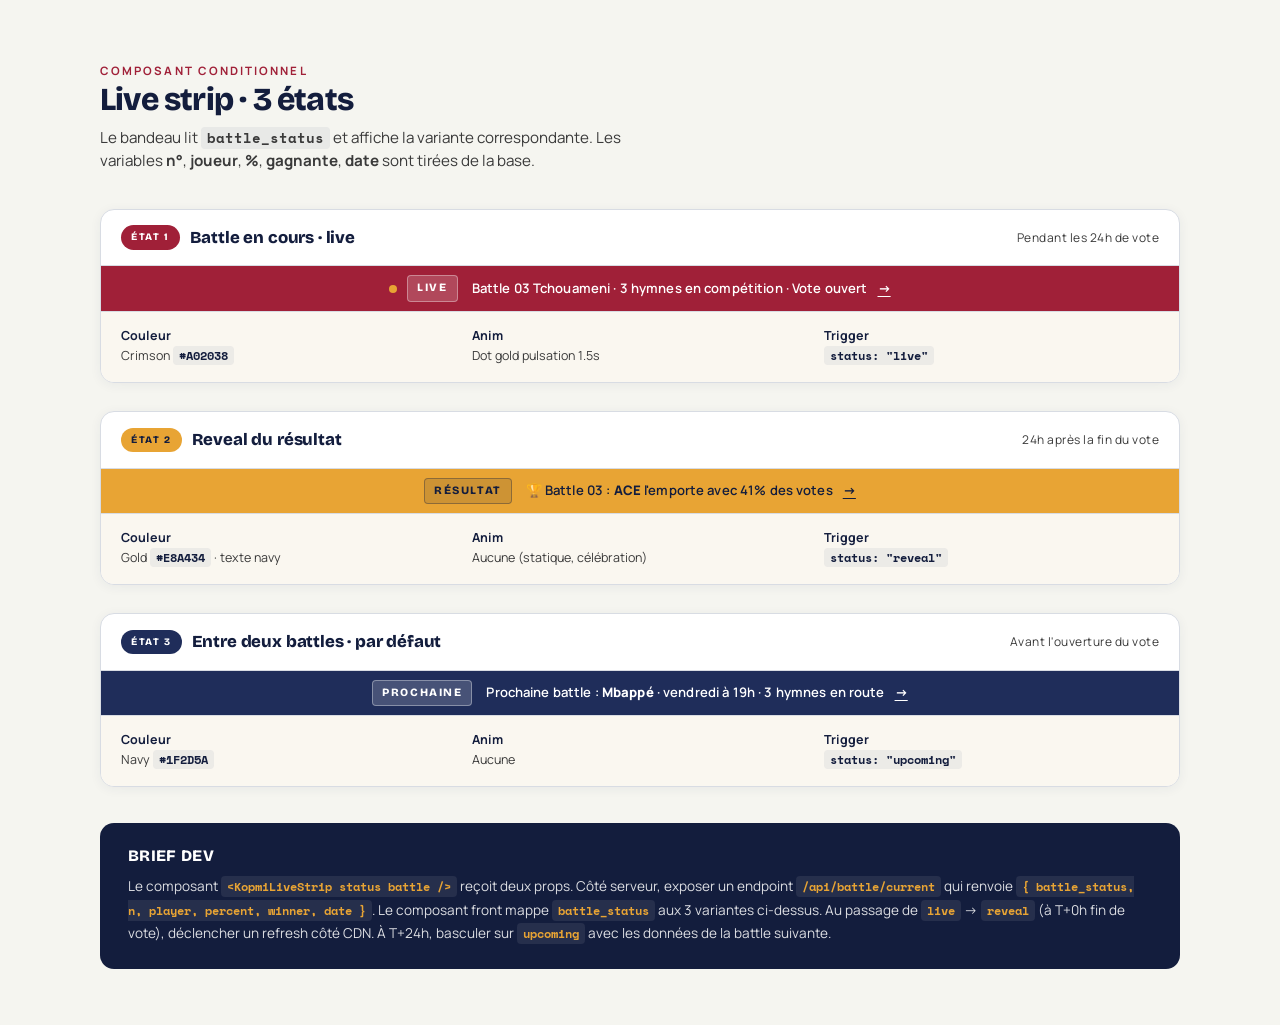
<file: project/live-strip-states.html>
<!doctype html>
<html lang="fr">
<head>
<meta charset="utf-8" />
<meta name="viewport" content="width=device-width,initial-scale=1" />
<title>KOPMI · Live strip · 3 états</title>
<link rel="icon" href="assets/logo/logo_kopmi.svg" />
<link rel="stylesheet" href="site.css" />
<style>
  body { background: var(--kopmi-off-white); padding: 56px 32px; }
  .frame { max-width: 1080px; margin: 0 auto; }
  .frame__head { margin-bottom: 36px; }
  .frame__head h1 {
    font-family: var(--font-display); font-weight: 800;
    font-size: 2rem; letter-spacing: -0.025em;
    color: var(--kopmi-navy-deep); margin: 0 0 8px;
  }
  .frame__head p { margin: 0; color: var(--kopmi-graphite); font-size: 0.95rem; max-width: 60ch; line-height: 1.55; }
  .frame__list { display: flex; flex-direction: column; gap: 28px; }
  .state {
    background: #fff;
    border: 1px solid var(--border-soft);
    border-radius: var(--radius-md);
    overflow: hidden;
    box-shadow: var(--shadow-sm);
  }
  .state__head {
    padding: 14px 20px 14px;
    display: flex; justify-content: space-between; align-items: center;
    border-bottom: 1px solid var(--border-soft);
    gap: 16px;
    flex-wrap: wrap;
  }
  .state__name {
    font-family: var(--font-display); font-weight: 800;
    font-size: 1.05rem; letter-spacing: -0.01em;
    color: var(--kopmi-navy-deep);
    display: flex; align-items: center; gap: 10px;
  }
  .state__pill {
    font-size: 0.62rem; font-weight: 800; letter-spacing: 0.16em;
    text-transform: uppercase; padding: 4px 10px; border-radius: 999px;
    color: #fff;
  }
  .state__pill--live { background: var(--kopmi-crimson); }
  .state__pill--reveal { background: var(--kopmi-gold); color: var(--kopmi-navy-deep); }
  .state__pill--upcoming { background: var(--kopmi-navy); }
  .state__meta { font-size: 0.75rem; color: var(--kopmi-graphite); letter-spacing: 0.04em; }
  .state__strip { /* the strip itself spans full width */ }
  .state__notes {
    padding: 14px 20px 16px;
    font-size: 0.78rem;
    color: var(--kopmi-graphite);
    line-height: 1.6;
    background: var(--kopmi-cream);
    border-top: 1px solid var(--border-soft);
    display: grid; grid-template-columns: 1fr 1fr 1fr; gap: 16px;
  }
  .state__notes b { color: var(--kopmi-navy-deep); font-weight: 700; }
  .state__notes code {
    background: rgba(31,45,90,0.06);
    padding: 1px 6px; border-radius: 4px;
    font-family: var(--font-ace);
    font-size: 0.72rem;
    color: var(--kopmi-navy-deep);
  }
  .tech {
    margin-top: 36px;
    padding: 24px 28px;
    background: var(--kopmi-navy-deep);
    color: rgba(255,255,255,0.85);
    border-radius: var(--radius-md);
    font-size: 0.85rem;
    line-height: 1.7;
  }
  .tech h3 {
    font-family: var(--font-display); font-weight: 800;
    color: #fff; margin: 0 0 10px; font-size: 1rem; letter-spacing: 0.02em;
    text-transform: uppercase;
  }
  .tech code {
    background: rgba(255,255,255,0.08);
    padding: 1px 6px; border-radius: 4px;
    font-family: var(--font-ace);
    font-size: 0.78rem;
    color: var(--kopmi-gold);
  }
</style>
</head>
<body>

<div class="frame" data-screen-label="Live strip · 3 états">
  <div class="frame__head">
    <span class="eyebrow">Composant conditionnel</span>
    <h1>Live strip · 3 états</h1>
    <p>Le bandeau lit <code style="font-family:var(--font-ace);font-size:0.85rem;background:rgba(31,45,90,0.06);padding:1px 6px;border-radius:4px">battle_status</code> et affiche la variante correspondante. Les variables <b>n°</b>, <b>joueur</b>, <b>%</b>, <b>gagnante</b>, <b>date</b> sont tirées de la base.</p>
  </div>

  <div class="frame__list">

    <!-- ÉTAT 1 — LIVE -->
    <article class="state">
      <header class="state__head">
        <div class="state__name"><span class="state__pill state__pill--live">État 1</span> Battle en cours · live</div>
        <div class="state__meta">Pendant les 24h de vote</div>
      </header>
      <div class="state__strip">
        <div class="live-strip live-strip--live">
          <a href="#">
            <span class="live-strip__dot"></span>
            <span class="live-strip__chip">LIVE</span>
            <span>Battle 03 Tchouameni · 3 hymnes en compétition · Vote ouvert</span>
            <span class="live-strip__cta">→</span>
          </a>
        </div>
      </div>
      <div class="state__notes">
        <div><b>Couleur</b><br/>Crimson <code>#A02038</code></div>
        <div><b>Anim</b><br/>Dot gold pulsation 1.5s</div>
        <div><b>Trigger</b><br/><code>status: "live"</code></div>
      </div>
    </article>

    <!-- ÉTAT 2 — REVEAL -->
    <article class="state">
      <header class="state__head">
        <div class="state__name"><span class="state__pill state__pill--reveal">État 2</span> Reveal du résultat</div>
        <div class="state__meta">24h après la fin du vote</div>
      </header>
      <div class="state__strip">
        <div class="live-strip live-strip--reveal">
          <a href="#">
            <span class="live-strip__chip">RÉSULTAT</span>
            <span>🏆 Battle 03 : <strong>ACE</strong> l'emporte avec 41% des votes</span>
            <span class="live-strip__cta">→</span>
          </a>
        </div>
      </div>
      <div class="state__notes">
        <div><b>Couleur</b><br/>Gold <code>#E8A434</code> · texte navy</div>
        <div><b>Anim</b><br/>Aucune (statique, célébration)</div>
        <div><b>Trigger</b><br/><code>status: "reveal"</code></div>
      </div>
    </article>

    <!-- ÉTAT 3 — UPCOMING -->
    <article class="state">
      <header class="state__head">
        <div class="state__name"><span class="state__pill state__pill--upcoming">État 3</span> Entre deux battles · par défaut</div>
        <div class="state__meta">Avant l'ouverture du vote</div>
      </header>
      <div class="state__strip">
        <div class="live-strip live-strip--upcoming">
          <a href="#">
            <span class="live-strip__chip">PROCHAINE</span>
            <span>Prochaine battle : <strong>Mbappé</strong> · vendredi à 19h · 3 hymnes en route</span>
            <span class="live-strip__cta">→</span>
          </a>
        </div>
      </div>
      <div class="state__notes">
        <div><b>Couleur</b><br/>Navy <code>#1F2D5A</code></div>
        <div><b>Anim</b><br/>Aucune</div>
        <div><b>Trigger</b><br/><code>status: "upcoming"</code></div>
      </div>
    </article>

  </div>

  <div class="tech">
    <h3>Brief dev</h3>
    Le composant <code>&lt;KopmiLiveStrip status battle /&gt;</code> reçoit deux props.
    Côté serveur, exposer un endpoint <code>/api/battle/current</code> qui renvoie
    <code>{ battle_status, n, player, percent, winner, date }</code>.
    Le composant front mappe <code>battle_status</code> aux 3 variantes ci-dessus.
    Au passage de <code>live</code> → <code>reveal</code> (à T+0h fin de vote),
    déclencher un refresh côté CDN. À T+24h, basculer sur <code>upcoming</code>
    avec les données de la battle suivante.
  </div>

</div>

</body>
</html>
</file>
<file: project/site.css>
/* KOPMI homepage — kopmi.fr */
@import url('design-system/colors_and_type.css');

* { box-sizing: border-box; }
html, body { margin: 0; padding: 0; }
body {
  font-family: var(--font-body);
  color: var(--fg-strong);
  background: var(--blanc);
  -webkit-font-smoothing: antialiased;
}

img { display: block; max-width: 100%; }
button { font-family: inherit; }

/* ========= LIVE STRIP ========= */
.live-strip {
  color: #fff;
  padding: 9px 24px;
  text-align: center;
  font-size: 0.82rem;
  font-weight: 600;
  letter-spacing: 0.01em;
  display: flex;
  align-items: center;
  justify-content: center;
  gap: 10px;
}
.live-strip--live { background: var(--kopmi-crimson); color: #fff; }
.live-strip--reveal { background: var(--kopmi-gold); color: var(--kopmi-navy-deep); }
.live-strip--upcoming { background: var(--kopmi-navy); color: #fff; }

.live-strip__dot {
  width: 8px; height: 8px; border-radius: 50%;
  background: var(--kopmi-gold);
  animation: pulse 1.5s infinite;
  flex: 0 0 auto;
}
.live-strip__chip {
  font-family: var(--font-display);
  font-weight: 800;
  letter-spacing: 0.14em;
  background: rgba(255,255,255,0.18);
  border: 1px solid rgba(255,255,255,0.35);
  padding: 3px 9px;
  border-radius: 4px;
  font-size: 0.7rem;
  margin-right: 4px;
  text-transform: uppercase;
}
.live-strip--reveal .live-strip__chip {
  background: rgba(19,29,61,0.12);
  border-color: rgba(19,29,61,0.35);
  color: var(--kopmi-navy-deep);
}
.live-strip a {
  color: inherit;
  text-decoration: none;
  display: inline-flex;
  gap: 10px;
  align-items: center;
  flex-wrap: wrap;
  justify-content: center;
}
@media (min-width: 900px) {
  .live-strip a { flex-wrap: nowrap; }
}
.live-strip__cta {
  font-weight: 800;
  text-decoration: underline;
  text-underline-offset: 3px;
}
.live-strip strong { font-weight: 800; }
@keyframes pulse { 0%,100%{opacity:1} 50%{opacity:.4} }

/* ========= HEADER ========= */
.k-header {
  position: sticky;
  top: 0;
  background: rgba(255,255,255,0.92);
  backdrop-filter: blur(12px);
  -webkit-backdrop-filter: blur(12px);
  border-bottom: 1px solid var(--border-soft);
  padding: 16px 32px;
  display: flex;
  align-items: center;
  justify-content: space-between;
  z-index: 50;
  height: var(--header-height);
}
.k-header__brand {
  display: flex; align-items: center; gap: 12px;
  font-family: var(--font-display);
  font-weight: 800;
  font-size: 1.25rem;
  color: var(--kopmi-navy);
  letter-spacing: -0.01em;
}
.k-header__brand img { width: 38px; height: 38px; }
.k-nav { display: flex; gap: 32px; font-size: 0.9rem; font-weight: 600; }
.k-nav a {
  color: var(--fg-strong);
  text-decoration: none;
  transition: var(--t-base);
  position: relative;
  cursor: pointer;
}
.k-nav a.active { color: var(--kopmi-crimson); }
.k-nav a.active::after {
  content: ''; position: absolute; left: 0; right: 0; bottom: -22px;
  height: 2px; background: var(--kopmi-crimson);
}
.k-nav a:hover { color: var(--kopmi-crimson); }

.k-header__icons { display: flex; gap: 8px; align-items: center; }
.k-icon-btn {
  width: 38px; height: 38px;
  border-radius: 50%;
  background: var(--bg-fog);
  display: flex; align-items: center; justify-content: center;
  cursor: pointer;
  transition: var(--t-base);
  border: 0;
  font-size: 1rem;
  color: var(--fg-strong);
}
.k-icon-btn:hover { background: var(--kopmi-mist); }
.k-icon-btn--cart {
  background: var(--kopmi-crimson);
  color: #fff;
  position: relative;
}
.k-icon-btn--cart::after {
  content: attr(data-count);
  position: absolute;
  top: -4px; right: -4px;
  background: var(--kopmi-gold);
  color: var(--noir);
  font-size: 0.62rem;
  font-weight: 800;
  width: 18px; height: 18px;
  border-radius: 50%;
  display: flex; align-items: center; justify-content: center;
  border: 2px solid #fff;
}

/* ========= BUTTONS ========= */
.btn {
  display: inline-flex;
  align-items: center;
  gap: 8px;
  padding: 0.875rem 1.75rem;
  font-weight: 700;
  font-size: 0.92rem;
  border-radius: var(--radius-pill);
  border: 2px solid transparent;
  cursor: pointer;
  transition: var(--t-base);
  font-family: var(--font-body);
  text-decoration: none;
  white-space: nowrap;
  line-height: 1;
}
.btn--gold {
  background: var(--kopmi-gold);
  color: var(--kopmi-navy-deep);
  border-color: var(--kopmi-gold);
}
.btn--gold:hover { background: #d99524; border-color: #d99524; }
.btn--ghost-light {
  background: rgba(255,255,255,0.06);
  color: #fff;
  border-color: rgba(255,255,255,0.4);
}
.btn--ghost-light:hover { background: rgba(255,255,255,0.18); border-color: #fff; }
.btn--primary {
  background: var(--kopmi-crimson);
  color: #fff;
  border-color: var(--kopmi-crimson);
}
.btn--primary:hover { background: var(--kopmi-crimson-deep); border-color: var(--kopmi-crimson-deep); }
.btn--lg { padding: 1.05rem 2.1rem; font-size: 1rem; }

/* ========= EYEBROW & TAGS ========= */
.eyebrow {
  display: inline-block;
  font-size: 0.72rem;
  font-weight: 700;
  letter-spacing: 0.18em;
  text-transform: uppercase;
  color: var(--kopmi-crimson);
}
.chip-gold {
  display: inline-flex;
  align-items: center;
  gap: 8px;
  padding: 7px 14px;
  border-radius: var(--radius-pill);
  background: rgba(232, 164, 52, 0.16);
  border: 1px solid rgba(232, 164, 52, 0.45);
  color: var(--kopmi-gold);
  font-size: 0.68rem;
  font-weight: 800;
  letter-spacing: 0.18em;
  text-transform: uppercase;
}

/* ========= WATERMARK ========= */
.k-watermark {
  position: absolute;
  top: 14px; left: 14px;
  width: 28px; height: 28px;
  opacity: 0.6;
  z-index: 50;
  pointer-events: none;
}

/* ========= HERO ========= */
.hero {
  position: relative;
  background: linear-gradient(180deg, #131D3D 0%, #1F2D5A 100%);
  color: #fff;
  padding: 80px 48px 72px;
  overflow: hidden;
}
.hero__glow {
  position: absolute; inset: 0;
  background: radial-gradient(circle at 80% 20%, rgba(232,164,52,0.18), transparent 55%);
  pointer-events: none;
}
.hero__pattern {
  position: absolute; inset: 0;
  background-image:
    repeating-linear-gradient(135deg, rgba(255,255,255,0.02) 0 1px, transparent 1px 80px);
  pointer-events: none;
}
.hero__grid {
  position: relative;
  display: grid;
  grid-template-columns: 1.1fr 0.9fr;
  gap: 48px;
  align-items: center;
  max-width: 1240px;
  margin: 0 auto;
}
.hero h1 {
  font: var(--type-h1);
  letter-spacing: -0.035em;
  margin: 22px 0 22px;
  color: #fff;
  line-height: 0.98;
  font-size: clamp(2.6rem, 5.6vw, 4.6rem);
}
.hero h1 .gold-grad {
  background: linear-gradient(120deg, #E8A434 0%, #f5c668 60%, #ffe39c 100%);
  -webkit-background-clip: text; background-clip: text;
  -webkit-text-fill-color: transparent;
  font-style: italic;
}
.hero__lead {
  font-family: var(--font-body);
  font-weight: 400;
  font-size: 1.18rem;
  line-height: 1.55;
  color: rgba(255,255,255,0.82);
  max-width: 42ch;
  margin: 0 0 32px;
}
.hero__ctas {
  display: flex;
  gap: 12px;
  align-items: center;
  flex-wrap: wrap;
}
.hero__trio {
  position: relative;
  height: 480px;
  width: 100%;
  display: flex;
  align-items: flex-end;
  justify-content: center;
  overflow: visible;
}
.hero__trio-img {
  display: block;
  background: transparent;
  filter: drop-shadow(0 20px 30px rgba(0,0,0,0.4));
  max-width: none;
  width: auto;
}
.hero__trio-img--lead {
  position: relative;
  height: 92%;
  width: auto;
  z-index: 3;
  filter: drop-shadow(0 28px 40px rgba(0,0,0,0.55));
}
.hero__trio-img--side {
  position: absolute;
  height: 62%;
  width: auto;
  z-index: 1;
}

/* ========= BATTLE BANNER ========= */
.battle-banner {
  background: var(--kopmi-cream);
  padding: 36px 48px;
  border-bottom: 1px solid var(--border-soft);
}
.battle-banner__inner {
  max-width: 1240px;
  margin: 0 auto;
  display: grid;
  grid-template-columns: 1fr auto;
  gap: 40px;
  align-items: center;
}
.battle-banner__label {
  display: inline-flex;
  align-items: center;
  gap: 8px;
  font-size: 0.72rem;
  font-weight: 800;
  letter-spacing: 0.18em;
  text-transform: uppercase;
  color: var(--kopmi-crimson);
  margin-bottom: 8px;
}
.battle-banner__label .dot {
  width: 8px; height: 8px; border-radius: 50%;
  background: var(--kopmi-crimson);
  animation: pulse 1.5s infinite;
}
.battle-banner h3 {
  font-family: var(--font-display);
  font-weight: 800;
  font-size: 1.85rem;
  letter-spacing: -0.02em;
  color: var(--kopmi-navy-deep);
  margin: 0 0 12px;
  line-height: 1.05;
}
.battle-banner__scores {
  display: flex; gap: 18px;
  align-items: center;
  font-family: var(--font-ace);
  font-size: 0.82rem;
  color: var(--kopmi-graphite);
  flex-wrap: wrap;
}
.battle-banner__scores .score-pill {
  display: inline-flex; align-items: center; gap: 8px;
  background: #fff;
  border: 1px solid var(--border-soft);
  padding: 6px 12px;
  border-radius: var(--radius-pill);
  font-weight: 700;
  font-size: 0.78rem;
  color: var(--kopmi-navy);
  letter-spacing: 0.04em;
}
.battle-banner__scores .swatch { width: 10px; height: 10px; border-radius: 50%; }
.battle-banner__votes {
  font-family: var(--font-body);
  font-weight: 700;
  color: var(--kopmi-crimson);
  letter-spacing: 0.04em;
}
.countdown { display: flex; gap: 8px; align-items: stretch; }
.countdown__cell {
  background: var(--kopmi-navy-deep);
  color: #fff;
  border-radius: 10px;
  padding: 10px 14px 8px;
  text-align: center;
  min-width: 64px;
}
.countdown__num {
  font-family: var(--font-display);
  font-weight: 800;
  font-size: 1.6rem;
  letter-spacing: -0.02em;
  line-height: 1;
}
.countdown__label {
  font-size: 0.58rem;
  letter-spacing: 0.18em;
  text-transform: uppercase;
  color: rgba(255,255,255,0.65);
  margin-top: 4px;
  font-weight: 700;
}

/* ========= SECTION BASE ========= */
.section {
  padding: 96px 48px;
  position: relative;
}
.section--cream { background: var(--kopmi-cream); }
.section__inner { max-width: 1240px; margin: 0 auto; }
.section__head {
  display: flex;
  justify-content: space-between;
  align-items: flex-end;
  gap: 32px;
  margin-bottom: 48px;
}
.section__head--center {
  flex-direction: column;
  align-items: center;
  text-align: center;
}
.section__head h2 {
  font-family: var(--font-display);
  font-weight: 800;
  font-size: clamp(2rem, 3.6vw, 2.8rem);
  letter-spacing: -0.025em;
  color: var(--kopmi-navy-deep);
  margin: 8px 0 0;
  line-height: 1.05;
}
.section__head p {
  margin: 12px 0 0;
  color: var(--kopmi-graphite);
  font-size: 1.05rem;
  max-width: 60ch;
}
.section__head--center p { margin-left: auto; margin-right: auto; }

/* ========= TRIO MASCOTS ========= */
.trio-grid {
  display: grid;
  grid-template-columns: 1fr 1fr 1fr;
  gap: 20px;
}
.mcard {
  position: relative;
  border-radius: var(--radius-lg);
  overflow: hidden;
  aspect-ratio: 3/4;
  display: flex;
  flex-direction: column;
  justify-content: space-between;
  padding: 28px 24px 24px;
  cursor: pointer;
  transition: var(--t-base);
  box-shadow: var(--shadow-md);
}
.mcard:hover { transform: translateY(-4px); box-shadow: var(--shadow-lg); }
.mcard__top {
  position: relative;
  z-index: 2;
  display: flex;
  flex-direction: column;
  gap: 12px;
  align-items: flex-start;
}
.mcard__badge {
  font-size: 0.6rem;
  font-weight: 800;
  letter-spacing: 0.18em;
  text-transform: uppercase;
  padding: 5px 11px;
  border-radius: var(--radius-pill);
}
.mcard__title {
  line-height: 0.9;
  margin: 0;
}
.mcard__sub {
  font-family: var(--font-body);
  font-weight: 600;
  font-size: 0.85rem;
  letter-spacing: 0.04em;
  margin: 0;
}
.mcard__img {
  position: absolute;
  left: 0; right: 0; bottom: 0;
  height: 55%;
  display: flex;
  align-items: flex-end;
  justify-content: center;
  z-index: 1;
  pointer-events: none;
  background: transparent;
}
.mcard__img img {
  height: 100%;
  object-fit: contain;
  background: transparent;
  filter: drop-shadow(0 30px 50px rgba(0,0,0,0.5));
}
.mcard__cta {
  position: relative;
  z-index: 2;
  align-self: flex-start;
  border: 0;
  padding: 11px 18px;
  border-radius: var(--radius-pill);
  font-weight: 700;
  font-size: 0.8rem;
  cursor: pointer;
  transition: var(--t-base);
}

/* ACE card */
.mcard--ace {
  background: linear-gradient(180deg, #131D3D 0%, #1F2D5A 100%);
  color: #fff;
}
.mcard--ace .mcard__badge { background: var(--kopmi-crimson); color: #fff; }
.mcard--ace .mcard__title { font-family: var(--font-display); font-weight: 800; font-size: 3.2rem; letter-spacing: -0.02em; color: #fff; }
.mcard--ace .mcard__sub { color: rgba(255,255,255,0.7); font-family: var(--font-ace); font-size: 0.78rem; letter-spacing: 0.08em; text-transform: uppercase; }
.mcard--ace .mcard__cta { background: #fff; color: var(--kopmi-navy-deep); }

/* BLAZE card */
.mcard--blaze {
  background: var(--blaze-bg-light);
  color: var(--blaze-green);
  border: 2px solid #1B5E20;
  box-shadow: 0 0 0 6px rgba(27,94,32,0.08), var(--shadow-md);
}
.mcard--blaze .mcard__overlay {
  position: absolute;
  left: 0; right: 0; bottom: 0;
  height: 32%;
  background: linear-gradient(180deg, transparent 0%, rgba(11,46,15,0.55) 50%, rgba(11,46,15,0.78) 100%);
  z-index: 2;
  pointer-events: none;
}
.mcard--blaze .mcard__badge { background: #1B5E20; color: #fff; }
.mcard--blaze .mcard__title {
  font-family: var(--font-blaze) !important;
  font-weight: 700;
  font-size: 4.2rem;
  color: #1B5E20;
  letter-spacing: 0;
  line-height: 0.85;
}
.mcard--blaze .mcard__sub { color: #1B5E20; font-weight: 700; }
.mcard--blaze .mcard__cta {
  background: #1B5E20; color: #fff;
  position: relative; z-index: 3;
  align-self: flex-start;
}
.mcard--blaze .mcard__bottom {
  position: relative; z-index: 3;
  color: #fff;
}

/* RIFF card */
.mcard--riff {
  background: linear-gradient(180deg, #0a0a0a 0%, #0a0a0a 60%, #8B0000 100%);
  color: #fff;
}
.mcard--riff::before {
  content: '';
  position: absolute; inset: 0;
  background-image: repeating-linear-gradient(102deg, rgba(173,255,47,0.05) 0 1px, transparent 1px 22px);
  pointer-events: none;
}
.mcard--riff .mcard__badge { background: #ADFF2F; color: #0a0a0a; }
.mcard--riff .mcard__title {
  font-family: var(--font-riff);
  font-size: 2.4rem;
  letter-spacing: 0.04em;
  color: #fff;
  font-weight: 400;
}
.mcard--riff .mcard__sub { color: #ADFF2F; letter-spacing: 0.06em; text-transform: uppercase; font-size: 0.76rem; }
.mcard--riff .mcard__cta { background: #ADFF2F; color: #0a0a0a; }

/* ========= HOW IT WORKS ========= */
.steps-grid {
  display: grid;
  grid-template-columns: repeat(4, 1fr);
  gap: 20px;
}
.step {
  background: #fff;
  border: 1px solid var(--border-soft);
  border-radius: var(--radius-md);
  padding: 28px 24px;
  display: flex;
  flex-direction: column;
  gap: 14px;
  position: relative;
  transition: var(--t-base);
}
.step:hover { transform: translateY(-2px); box-shadow: var(--shadow-md); }
.step__num {
  font-family: var(--font-display);
  font-weight: 800;
  font-size: 3.2rem;
  color: var(--kopmi-gold);
  line-height: 0.85;
  letter-spacing: -0.04em;
}
.step__title {
  font-family: var(--font-display);
  font-weight: 800;
  font-size: 1.15rem;
  letter-spacing: -0.01em;
  color: var(--kopmi-navy-deep);
  margin: 0;
  line-height: 1.15;
}
.step__desc {
  margin: 0;
  font-size: 0.92rem;
  line-height: 1.55;
  color: var(--kopmi-graphite);
}
.step__pill {
  display: inline-flex;
  align-items: center;
  gap: 6px;
  font-size: 0.7rem;
  font-weight: 700;
  letter-spacing: 0.08em;
  text-transform: uppercase;
  color: var(--kopmi-navy);
  background: var(--kopmi-fog);
  padding: 5px 10px;
  border-radius: var(--radius-pill);
  align-self: flex-start;
}
.step__pill--ace { background: rgba(31,45,90,0.08); color: var(--kopmi-navy-deep); }
.step__pill--blaze { background: rgba(27,94,32,0.1); color: #1B5E20; }
.step__pill--riff { background: rgba(139,0,0,0.1); color: #8B0000; }

/* ========= BOUTIQUE ========= */
.shop-grid {
  display: grid;
  grid-template-columns: repeat(4, 1fr);
  gap: 18px;
}
.product {
  position: relative;
  border-radius: var(--radius-lg);
  overflow: hidden;
  padding: 18px;
  display: flex;
  flex-direction: column;
  height: 380px;
  transition: var(--t-base);
  cursor: pointer;
}
.product:hover { transform: translateY(-3px); box-shadow: var(--shadow-lg); }
.product__badge {
  position: absolute;
  top: 16px; left: 16px;
  background: var(--kopmi-crimson);
  color: #fff;
  font-size: 0.6rem;
  font-weight: 800;
  letter-spacing: 0.14em;
  text-transform: uppercase;
  padding: 5px 10px;
  border-radius: var(--radius-pill);
  z-index: 3;
}
.product__img {
  flex: 1;
  display: flex;
  align-items: flex-end;
  justify-content: center;
  position: relative;
  z-index: 1;
}
.product__img img {
  height: 90%;
  object-fit: contain;
  filter: drop-shadow(0 18px 24px rgba(0,0,0,0.4));
}
.product__img--trio { display: flex; flex-direction: row; align-items: flex-end; justify-content: center; gap: 4px; }
.product__img--trio img { height: 78%; }
.product__img--trio img.lead { height: 92%; }

/* Pack trio — single hero photo of all 3 mascots */
.product__img--triophoto {
  align-items: center;
  padding: 0 4px;
}
.product__img--triophoto img {
  height: 100%;
  width: 100%;
  object-fit: contain;
  filter: drop-shadow(0 16px 22px rgba(0,0,0,0.18));
}
.product__bottom {
  position: relative;
  z-index: 2;
  display: flex;
  align-items: flex-end;
  justify-content: space-between;
  gap: 12px;
}
.product__title {
  font-family: var(--font-display);
  font-weight: 800;
  font-size: 1.15rem;
  letter-spacing: -0.01em;
  margin: 0;
  line-height: 1;
}
.product__price {
  font-family: var(--font-display);
  font-weight: 800;
  font-size: 1.25rem;
  letter-spacing: -0.02em;
  margin: 4px 0 0;
}
.product__plus {
  width: 44px; height: 44px;
  border-radius: 50%;
  background: #fff;
  color: var(--kopmi-navy-deep);
  border: 0;
  font-size: 1.4rem;
  font-weight: 600;
  cursor: pointer;
  flex-shrink: 0;
  transition: var(--t-base);
  display: flex; align-items: center; justify-content: center;
  line-height: 1;
}
.product__plus:hover { transform: rotate(90deg); }

.product--ace { background: linear-gradient(180deg, #131D3D 0%, #1F2D5A 100%); color: #fff; }
.product--blaze {
  background:
    /* sun rays from top-left */
    radial-gradient(ellipse 80% 60% at 25% 10%, rgba(255,209,102,0.55) 0%, transparent 55%),
    /* reggae stripes diagonal subtle */
    repeating-linear-gradient(
      135deg,
      transparent 0px,
      transparent 56px,
      rgba(27,94,32,0.07) 56px,
      rgba(27,94,32,0.07) 60px,
      transparent 60px,
      transparent 116px,
      rgba(232,164,52,0.10) 116px,
      rgba(232,164,52,0.10) 120px
    ),
    /* warm cream base */
    linear-gradient(180deg, #FFF7E0 0%, #FFEFC9 60%, #F8E6B5 100%);
  color: var(--kopmi-navy-deep);
  border: 2px solid #1B5E20;
}
.product--blaze::before {
  content: "";
  position: absolute;
  inset: auto 0 0 0;
  height: 6px;
  background: linear-gradient(90deg,
    #1B5E20 0%, #1B5E20 33%,
    #FFD166 33%, #FFD166 66%,
    #C62828 66%, #C62828 100%);
  z-index: 4;
}
.product--blaze .product__img::before {
  content: "";
  position: absolute;
  bottom: 0;
  left: 50%;
  transform: translateX(-50%);
  width: 78%;
  height: 62%;
  background: radial-gradient(ellipse at center, rgba(255,209,102,0.7) 0%, rgba(255,209,102,0) 65%);
  z-index: 0;
  pointer-events: none;
}
.product--blaze .product__img img {
  position: relative;
  z-index: 1;
  filter: drop-shadow(0 20px 28px rgba(27,94,32,0.30)) drop-shadow(0 0 18px rgba(255,209,102,0.4));
}
.product--blaze .product__plus { background: #1B5E20; color: #fff; }
.product--riff { background: linear-gradient(180deg, #0a0a0a 0%, #0a0a0a 60%, #8B0000 100%); color: #fff; }
.product--riff .product__plus { background: #ADFF2F; color: #0a0a0a; }
.product--pack {
  background: var(--kopmi-cream);
  color: var(--kopmi-navy-deep);
  border: 1px solid var(--border-soft);
}
.product--pack .product__badge { background: var(--kopmi-gold); color: var(--kopmi-navy-deep); }

/* ========= FOOTER ========= */
.k-footer {
  background: var(--kopmi-navy-deep);
  color: rgba(255,255,255,0.72);
  padding: 64px 48px 28px;
  font-size: 0.85rem;
}
.k-footer__inner { max-width: 1240px; margin: 0 auto; }
.k-footer__grid {
  display: grid;
  grid-template-columns: 1.6fr 1fr 1fr 1fr;
  gap: 40px;
  padding-bottom: 36px;
  border-bottom: 1px solid rgba(255,255,255,0.1);
}
.k-footer h5 {
  font-family: var(--font-display);
  font-weight: 800;
  font-size: 0.85rem;
  letter-spacing: 0.06em;
  color: #fff;
  text-transform: uppercase;
  margin: 0 0 16px;
}
.k-footer ul { list-style: none; padding: 0; margin: 0; display: flex; flex-direction: column; gap: 10px; }
.k-footer a { color: rgba(255,255,255,0.72); text-decoration: none; cursor: pointer; transition: var(--t-base); }
.k-footer a:hover { color: var(--kopmi-gold); }
.k-footer__brand {
  font-family: var(--font-display);
  font-weight: 800;
  font-size: 1.5rem;
  color: #fff;
  display: flex;
  align-items: center;
  gap: 12px;
  margin-bottom: 14px;
}
.k-footer__brand img { width: 36px; height: 36px; filter: brightness(0) invert(1); }
.k-footer__legal {
  padding-top: 20px;
  font-size: 0.75rem;
  color: rgba(255,255,255,0.55);
  line-height: 1.55;
  text-align: center;
}
.k-footer__legal strong { color: var(--kopmi-gold); font-weight: 700; }
.k-footer__pitch { line-height: 1.6; max-width: 38ch; margin: 0 0 18px; color: rgba(255,255,255,0.7); }
.k-footer__socials { display: flex; gap: 8px; }
.k-footer__socials a {
  width: 36px; height: 36px;
  border-radius: 50%;
  background: rgba(255,255,255,0.08);
  border: 1px solid rgba(255,255,255,0.12);
  display: flex; align-items: center; justify-content: center;
  color: #fff;
  font-size: 0.85rem;
  font-weight: 700;
}

/* ========= SCHEMA — pedagogical diagram ========= */
.schema {
  background: #fff;
  border: 1px solid var(--border-soft);
  border-radius: var(--radius-lg);
  padding: 40px 32px 36px;
  margin-bottom: 40px;
  box-shadow: var(--shadow-md);
  display: flex;
  flex-direction: column;
  align-items: stretch;
  gap: 16px;
}
.schema__row { display: flex; justify-content: center; }
.schema__row--player { justify-content: center; }
.schema__player {
  text-align: center;
  background: var(--kopmi-navy-deep);
  color: #fff;
  padding: 14px 28px;
  border-radius: var(--radius-md);
  min-width: 240px;
}
.schema__player-eyebrow {
  font-size: 0.62rem;
  letter-spacing: 0.18em;
  text-transform: uppercase;
  color: var(--kopmi-gold);
  font-weight: 700;
  margin-bottom: 4px;
}
.schema__player-name {
  font-family: var(--font-display);
  font-weight: 800;
  font-size: 1.4rem;
  letter-spacing: -0.02em;
}
.schema__branches {
  position: relative;
  height: 40px;
  display: flex;
  justify-content: center;
}
.schema__branch-line {
  position: relative;
  width: 66.66%;
  height: 100%;
}
.schema__branch-line::before {
  content: '';
  position: absolute;
  top: 0; bottom: 50%;
  left: 50%;
  width: 2px;
  background: var(--kopmi-mist);
  transform: translateX(-50%);
}
.schema__branch-line::after {
  content: '';
  position: absolute;
  bottom: 0;
  left: 0; right: 0;
  height: 50%;
  border-left: 2px solid var(--kopmi-mist);
  border-right: 2px solid var(--kopmi-mist);
  border-top: 2px solid var(--kopmi-mist);
  border-top-left-radius: 12px;
  border-top-right-radius: 12px;
  border-bottom: 0;
}
.schema__arrow { display: none; }

.schema__row--mascots {
  display: grid;
  grid-template-columns: repeat(3, 1fr);
  gap: 16px;
}
.schema-col {
  border-radius: var(--radius-md);
  padding: 18px 16px 20px;
  display: flex;
  flex-direction: column;
  align-items: center;
  gap: 10px;
  border: 2px solid transparent;
  position: relative;
}
.schema-col--ace {
  background: linear-gradient(180deg, #131D3D, #1F2D5A);
  color: #fff;
}
.schema-col--blaze {
  background: var(--blaze-bg-light);
  color: #1B5E20;
  border-color: #1B5E20;
}
.schema-col--riff {
  background: linear-gradient(180deg, #0a0a0a 0%, #0a0a0a 60%, #8B0000 100%);
  color: #fff;
}
.schema-col__head { text-align: center; }
.schema-col__name {
  font-family: var(--font-display);
  font-weight: 800;
  font-size: 1.3rem;
  letter-spacing: -0.01em;
  line-height: 1;
}
.schema-col--riff .schema-col__name {
  font-family: var(--font-riff);
  font-weight: 400;
  font-size: 1.1rem;
  letter-spacing: 0.04em;
}
.schema-col--blaze .schema-col__name {
  font-family: var(--font-blaze);
  font-weight: 700;
  font-size: 2rem;
  line-height: 0.9;
  text-transform: capitalize;
}
.schema-col__style {
  font-size: 0.7rem;
  letter-spacing: 0.16em;
  text-transform: uppercase;
  margin-top: 4px;
  font-weight: 700;
  opacity: 0.85;
}
.schema-col--ace .schema-col__style { color: rgba(255,255,255,0.7); font-family: var(--font-ace); letter-spacing: 0.14em; }
.schema-col--riff .schema-col__style { color: #ADFF2F; }
.schema-col__arrow {
  font-size: 1rem;
  opacity: 0.6;
  line-height: 1;
}
.schema-col__score {
  display: flex;
  align-items: baseline;
  gap: 8px;
  font-family: var(--font-display);
  font-weight: 800;
  font-size: 2rem;
  letter-spacing: -0.03em;
  line-height: 1;
}
.schema-col__score--winner { color: var(--kopmi-gold); }
.schema-col--blaze .schema-col__score { color: #1B5E20; }
.schema-col--riff .schema-col__score { color: #fff; }
.schema-col__crown { font-size: 1.4rem; }
.schema-col__bar {
  width: 100%;
  height: 6px;
  background: rgba(255,255,255,0.12);
  border-radius: 999px;
  overflow: hidden;
  margin-top: 4px;
}
.schema-col--blaze .schema-col__bar { background: rgba(27,94,32,0.15); }
.schema-col__fill {
  height: 100%;
  background: var(--kopmi-gold);
  border-radius: 999px;
  transition: width 600ms ease;
}
.schema-col--ace .schema-col__fill { background: var(--kopmi-gold); }
.schema-col--blaze .schema-col__fill { background: #1B5E20; }
.schema-col--riff .schema-col__fill { background: #ADFF2F; }

.schema__vote {
  display: flex;
  flex-direction: column;
  align-items: center;
  gap: 6px;
  padding: 8px 0 4px;
}
.schema__vote-tag {
  display: inline-flex;
  align-items: center;
  gap: 8px;
  background: var(--kopmi-crimson);
  color: #fff;
  padding: 8px 16px;
  border-radius: var(--radius-pill);
  font-size: 0.72rem;
  font-weight: 800;
  letter-spacing: 0.14em;
  text-transform: uppercase;
}
.schema__vote-tag::before {
  content: '🎤';
  font-size: 0.85rem;
}
.schema__vote-arrow {
  color: var(--kopmi-crimson);
  font-size: 1.2rem;
  font-weight: 700;
}
.schema__outcome {
  text-align: center;
  background: var(--kopmi-gold);
  color: var(--kopmi-navy-deep);
  border-radius: var(--radius-md);
  padding: 16px 24px;
  font-family: var(--font-body);
}
.schema__outcome-line {
  display: inline-flex;
  align-items: center;
  gap: 10px;
  font-family: var(--font-display);
  font-weight: 800;
  font-size: 1.25rem;
  letter-spacing: -0.01em;
}
.schema__outcome-line strong { font-weight: 800; }
.schema__outcome-trophy { font-size: 1.4rem; }
.schema__outcome-verb { font-weight: 600; opacity: 0.85; }
.schema__outcome-bonus {
  font-size: 0.85rem;
  font-weight: 700;
  margin-top: 6px;
  opacity: 0.8;
}

.step__desc--strong {
  font-weight: 600;
  color: var(--kopmi-navy-deep);
  font-size: 0.95rem;
}

@media (max-width: 760px) {
  .schema { padding: 24px 16px; }
  .schema__row--mascots { grid-template-columns: 1fr; gap: 12px; }
  .schema__branches { display: none; }
  .schema-col__score { font-size: 1.6rem; }
  .schema__outcome-line { font-size: 1rem; flex-direction: column; gap: 4px; }
  .hero__trio { height: 30vh; min-height: 280px; }
  .hero__trio-img--side { height: 75%; }
}
@media (max-width: 760px) {
  .k-header { padding: 12px 16px; }
  .k-nav { display: none; }
  .k-header__brand { font-size: 1.1rem; }
  .k-header__brand img { width: 32px; height: 32px; }
  .k-header__icons .k-icon-btn:nth-child(2) { display: none; }

  .live-strip { font-size: 0.7rem; padding: 8px 12px; gap: 6px; }
  .live-strip__chip { font-size: 0.62rem; }

  .hero { padding: 48px 20px 36px; }
  .hero__grid { grid-template-columns: 1fr; gap: 24px; }
  .hero__trio { height: 320px; order: -1; }
  .hero__lead { font-size: 1rem; }

  .battle-banner { padding: 24px 20px; }
  .battle-banner__inner { grid-template-columns: 1fr; gap: 18px; }
  .battle-banner h3 { font-size: 1.4rem; }
  .countdown__cell { min-width: 56px; padding: 8px 10px 6px; }
  .countdown__num { font-size: 1.3rem; }

  .section { padding: 56px 20px; }
  .section__head { flex-direction: column; align-items: flex-start; margin-bottom: 28px; gap: 12px; }
  .section__head h2 { font-size: 1.7rem; }

  .trio-grid { grid-template-columns: 1fr; gap: 16px; }
  .mcard { aspect-ratio: 4/5; }

  .steps-grid { grid-template-columns: 1fr; gap: 14px; }

  .shop-grid { grid-template-columns: 1fr 1fr; gap: 14px; }
  .product { height: 320px; }

  .k-footer { padding: 40px 20px 24px; }
  .k-footer__grid { grid-template-columns: 1fr 1fr; gap: 28px; }
}
</file>
